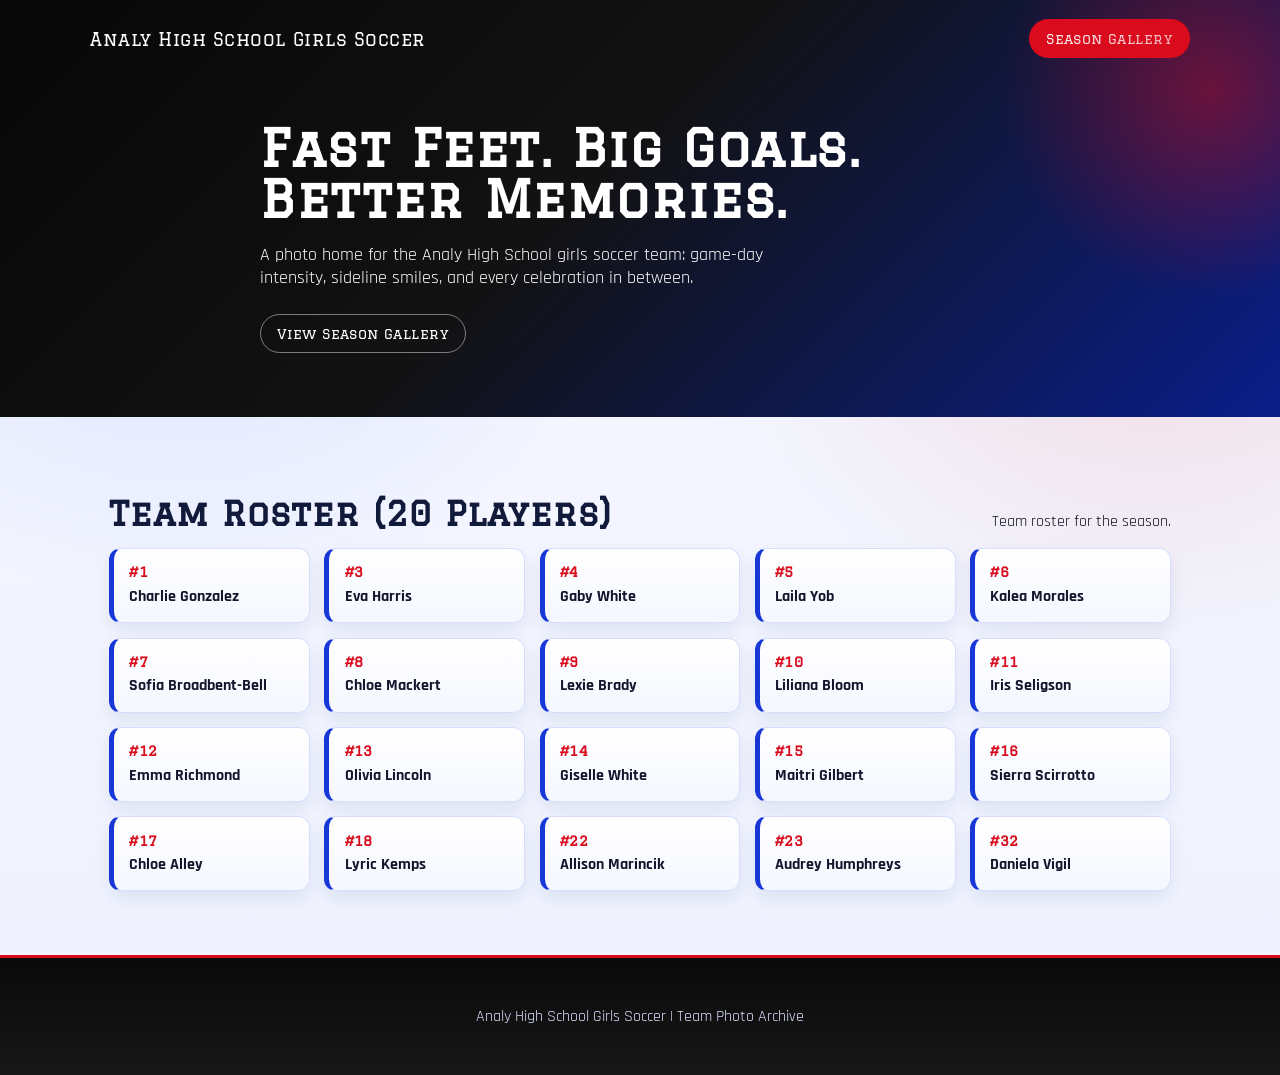
<file: index.html>
<!doctype html>
<html lang="en">
  <head>
    <meta charset="UTF-8" />
    <meta name="viewport" content="width=device-width, initial-scale=1.0" />
    <title>Analy High School Girls Soccer | Home</title>
    <link rel="preconnect" href="https://fonts.googleapis.com" />
    <link rel="preconnect" href="https://fonts.gstatic.com" crossorigin />
    <link
      href="https://fonts.googleapis.com/css2?family=Graduate&family=Rajdhani:wght@400;500;600;700&display=swap"
      rel="stylesheet"
    />
    <link rel="stylesheet" href="styles.css" />
  </head>
  <body>
    <header class="hero">
      <nav class="top-nav">
        <a class="brand" href="index.html">
          <span class="logo">Analy High School Girls Soccer</span>
        </a>
        <a class="button" href="season-2025-2026.html">Season Gallery</a>
      </nav>

      <div class="hero-content">
        <h1>Fast Feet. Big Goals. Better Memories.</h1>
        <p>
          A photo home for the Analy High School girls soccer team: game-day intensity,
          sideline smiles, and every celebration in between.
        </p>
        <div class="hero-actions">
          <a class="button ghost" href="season-2025-2026.html">View Season Gallery</a>
        </div>
      </div>
    </header>

    <main>
      <section class="roster" id="roster">
        <div class="roster-header">
          <h2>Team Roster (20 Players)</h2>
          <p>Team roster for the season.</p>
        </div>

        <div class="roster-grid">
          <div class="roster-card"><span>#1</span> Charlie Gonzalez</div>
          <div class="roster-card"><span>#3</span> Eva Harris</div>
          <div class="roster-card"><span>#4</span> Gaby White</div>
          <div class="roster-card"><span>#5</span> Laila Yob</div>
          <div class="roster-card"><span>#6</span> Kalea Morales</div>
          <div class="roster-card"><span>#7</span> Sofia Broadbent-Bell</div>
          <div class="roster-card"><span>#8</span> Chloe Mackert</div>
          <div class="roster-card"><span>#9</span> Lexie Brady</div>
          <div class="roster-card"><span>#10</span> Liliana Bloom</div>
          <div class="roster-card"><span>#11</span> Iris Seligson</div>
          <div class="roster-card"><span>#12</span> Emma Richmond</div>
          <div class="roster-card"><span>#13</span> Olivia Lincoln</div>
          <div class="roster-card"><span>#14</span> Giselle White</div>
          <div class="roster-card"><span>#15</span> Maitri Gilbert</div>
          <div class="roster-card"><span>#16</span> Sierra Scirrotto</div>
          <div class="roster-card"><span>#17</span> Chloe Alley</div>
          <div class="roster-card"><span>#18</span> Lyric Kemps</div>
          <div class="roster-card"><span>#22</span> Allison Marincik</div>
          <div class="roster-card"><span>#23</span> Audrey Humphreys</div>
          <div class="roster-card"><span>#32</span> Daniela Vigil</div>
        </div>
      </section>
    </main>

    <footer>
      <p>Analy High School Girls Soccer | Team Photo Archive</p>
    </footer>
  </body>
</html>
</file>
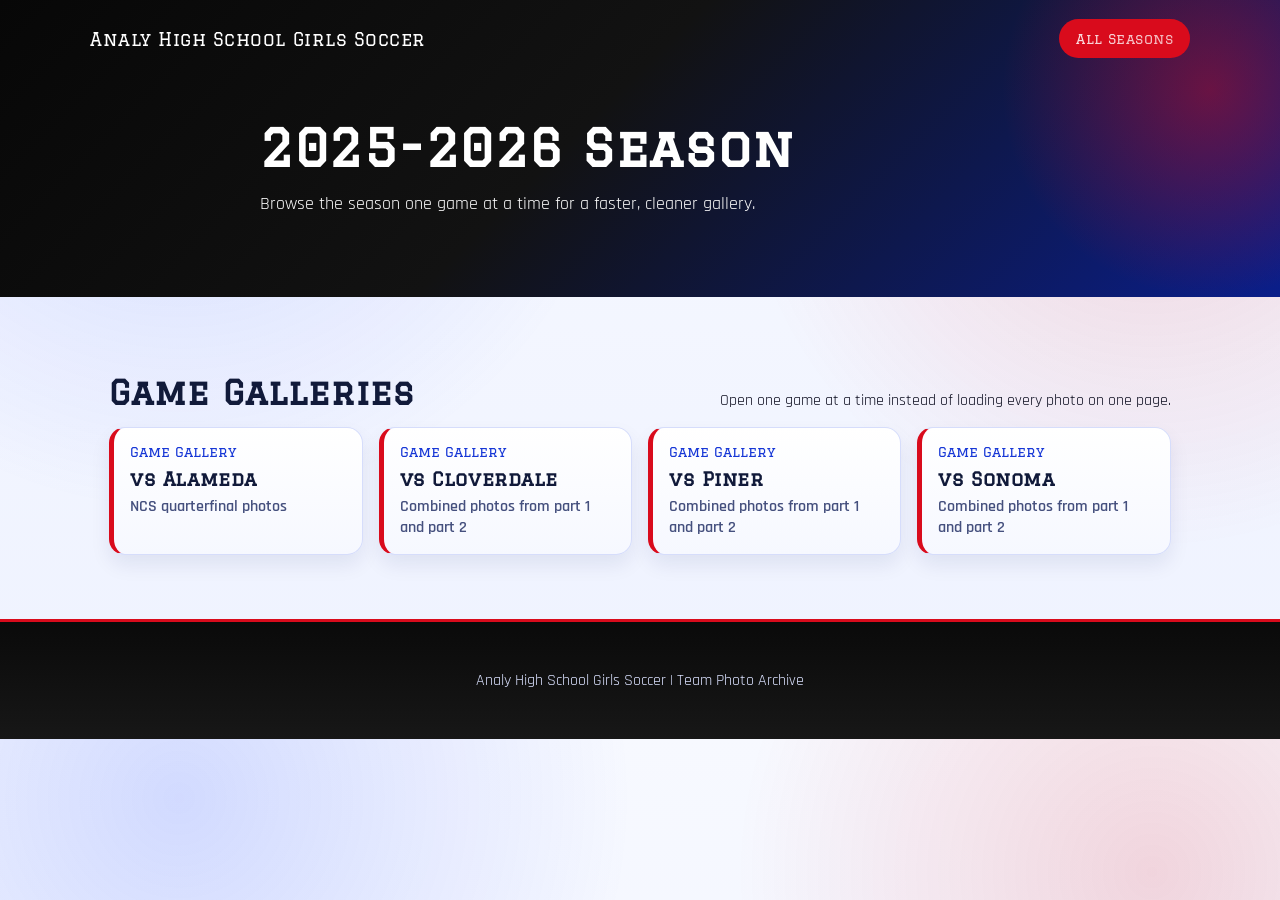
<file: season-2025-2026.html>
<!doctype html>
<html lang="en">
  <head>
    <meta charset="UTF-8" />
    <meta name="viewport" content="width=device-width, initial-scale=1.0" />
    <title>Analy High School Girls Soccer | 2025-2026 Season</title>
    <link rel="preconnect" href="https://fonts.googleapis.com" />
    <link rel="preconnect" href="https://fonts.gstatic.com" crossorigin />
    <link
      href="https://fonts.googleapis.com/css2?family=Graduate&family=Rajdhani:wght@400;500;600;700&display=swap"
      rel="stylesheet"
    />
    <link rel="stylesheet" href="styles.css" />
  </head>
  <body>
    <header class="hero">
      <nav class="top-nav">
        <a class="brand" href="index.html">
          <span class="logo">Analy High School Girls Soccer</span>
        </a>
        <a class="button" href="seasons.html">All Seasons</a>
      </nav>

      <div class="hero-content">
        <h1>2025-2026 Season</h1>
        <p>Browse the season one game at a time for a faster, cleaner gallery.</p>
      </div>
    </header>

    <main>
      <section>
        <div class="gallery-header">
          <h2>Game Galleries</h2>
          <p>Open one game at a time instead of loading every photo on one page.</p>
        </div>

        <div class="game-grid">
          <a class="game-card" href="games/vs-alameda.html">
            <span class="game-label">Game Gallery</span>
            <h3>vs Alameda</h3>
            <p>NCS quarterfinal photos</p>
          </a>
          <a class="game-card" href="games/vs-cloverdale.html">
            <span class="game-label">Game Gallery</span>
            <h3>vs Cloverdale</h3>
            <p>Combined photos from part 1 and part 2</p>
          </a>
          <a class="game-card" href="games/vs-piner.html">
            <span class="game-label">Game Gallery</span>
            <h3>vs Piner</h3>
            <p>Combined photos from part 1 and part 2</p>
          </a>
          <a class="game-card" href="games/vs-sonoma.html">
            <span class="game-label">Game Gallery</span>
            <h3>vs Sonoma</h3>
            <p>Combined photos from part 1 and part 2</p>
          </a>
        </div>
      </section>
    </main>

    <footer>
      <p>Analy High School Girls Soccer | Team Photo Archive</p>
    </footer>
  </body>
</html>
</file>
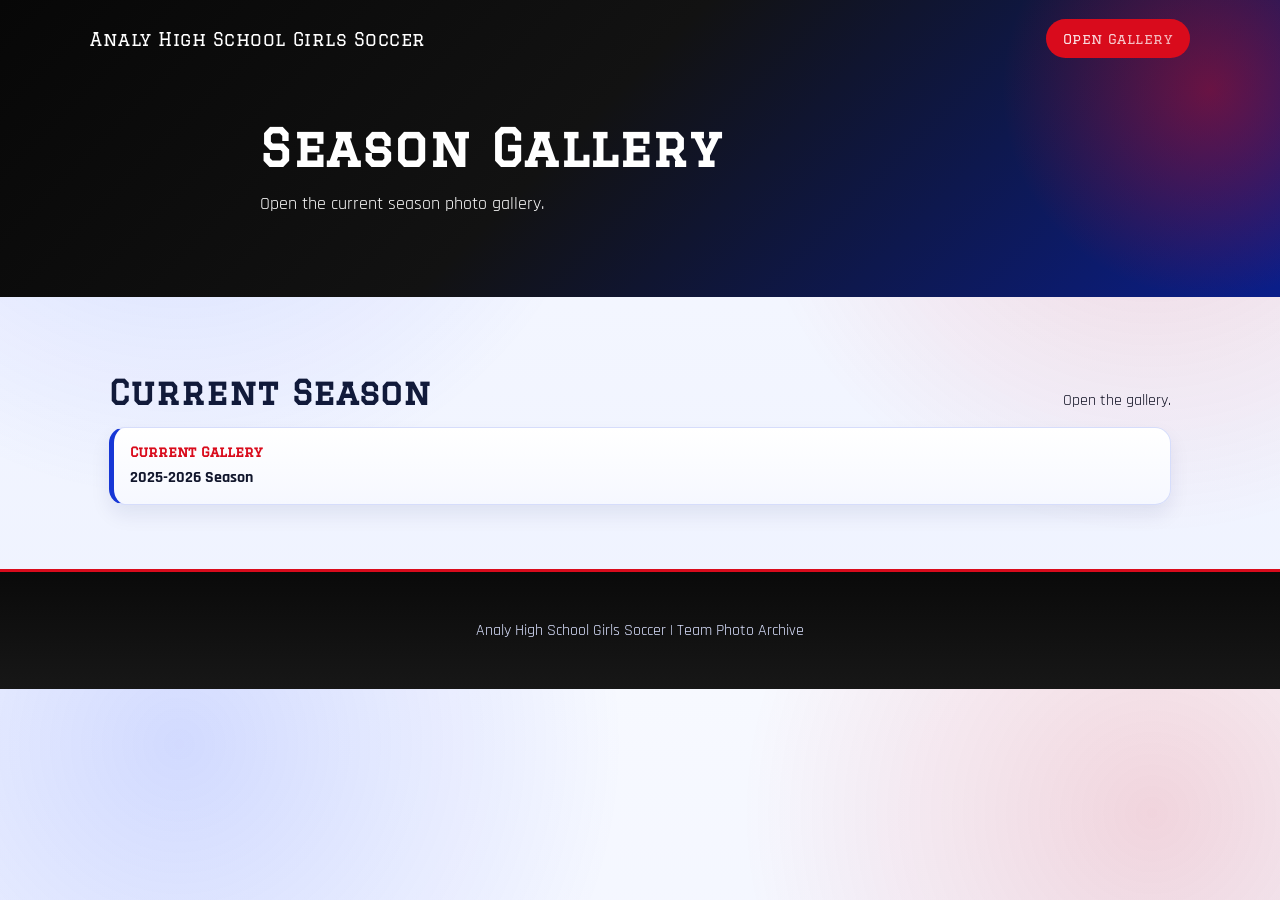
<file: seasons.html>
<!doctype html>
<html lang="en">
  <head>
    <meta charset="UTF-8" />
    <meta name="viewport" content="width=device-width, initial-scale=1.0" />
    <title>Analy High School Girls Soccer | Gallery</title>
    <link rel="preconnect" href="https://fonts.googleapis.com" />
    <link rel="preconnect" href="https://fonts.gstatic.com" crossorigin />
    <link
      href="https://fonts.googleapis.com/css2?family=Graduate&family=Rajdhani:wght@400;500;600;700&display=swap"
      rel="stylesheet"
    />
    <link rel="stylesheet" href="styles.css" />
  </head>
  <body>
    <header class="hero">
      <nav class="top-nav">
        <a class="brand" href="index.html">
          <span class="logo">Analy High School Girls Soccer</span>
        </a>
        <a class="button" href="season-2025-2026.html">Open Gallery</a>
      </nav>

      <div class="hero-content">
        <h1>Season Gallery</h1>
        <p>Open the current season photo gallery.</p>
      </div>
    </header>

    <main>
      <section>
        <div class="gallery-header">
          <h2>Current Season</h2>
          <p>Open the gallery.</p>
        </div>

        <div class="season-grid">
          <a class="season-card" href="season-2025-2026.html">
            <span>Current Gallery</span>
            2025-2026 Season
          </a>
        </div>
      </section>
    </main>

    <footer>
      <p>Analy High School Girls Soccer | Team Photo Archive</p>
    </footer>
  </body>
</html>
</file>
<file: styles.css>
:root {
  --team-black: #070707;
  --team-black-soft: #121212;
  --team-red: #d90b1c;
  --team-blue: #1737d6;
  --team-blue-deep: #0a1e8a;
  --team-ice: #f2f6ff;
  --team-white: #ffffff;
}

* {
  box-sizing: border-box;
}

body {
  margin: 0;
  font-family: "Rajdhani", sans-serif;
  color: #0f1022;
  background:
    radial-gradient(circle at 14% 8%, #1f45ff2b 0%, transparent 35%),
    radial-gradient(circle at 90% 18%, #d90b1c26 0%, transparent 32%),
    linear-gradient(180deg, #f7f9ff 0%, #eef2ff 100%);
}

h1,
h2,
h3,
.logo,
.button,
.roster-card span {
  font-family: "Graduate", serif;
  letter-spacing: 0.03em;
}

.hero {
  position: relative;
  overflow: hidden;
  padding: 1.2rem 1.2rem 4rem;
  color: var(--team-white);
  background: linear-gradient(135deg, var(--team-black), var(--team-black-soft) 45%, var(--team-blue-deep) 100%);
}

.hero::after {
  content: "";
  position: absolute;
  width: 420px;
  aspect-ratio: 1;
  right: -140px;
  top: -120px;
  background: radial-gradient(circle, #d90b1c73, transparent 70%);
  pointer-events: none;
}

.top-nav {
  max-width: 1100px;
  margin: 0 auto;
  display: flex;
  justify-content: space-between;
  align-items: center;
  gap: 1rem;
}

.brand {
  display: inline-flex;
  align-items: center;
  text-decoration: none;
}

.logo {
  color: var(--team-white);
  font-size: 1.1rem;
}

.hero-content {
  position: relative;
  z-index: 1;
  max-width: 760px;
  margin: 4rem auto 0;
}

h1 {
  margin: 0.5rem 0 1rem;
  font-size: clamp(2.1rem, 4vw, 3.4rem);
  line-height: 1;
  text-wrap: balance;
}

.hero p {
  font-size: 1.13rem;
  max-width: 62ch;
}

.hero-actions {
  margin-top: 1.6rem;
  display: flex;
  flex-wrap: wrap;
  gap: 0.8rem;
}

.button {
  display: inline-block;
  padding: 0.66rem 1rem;
  border-radius: 999px;
  border: 1px solid transparent;
  background: var(--team-red);
  color: var(--team-white);
  font-size: 0.87rem;
  text-decoration: none;
  transition: transform 0.2s ease, filter 0.2s ease, border-color 0.2s ease;
}

.button:hover,
.button:focus-visible {
  transform: translateY(-2px);
  filter: brightness(1.06);
}

.button.ghost {
  background: transparent;
  border-color: #ffffff73;
  color: var(--team-white);
}

main {
  max-width: 1100px;
  margin: 0 auto;
  padding: 2.2rem 1.2rem 4rem;
}

section {
  margin-top: 2.6rem;
}

h2 {
  font-size: clamp(1.4rem, 3vw, 2.1rem);
  margin: 0 0 1rem;
  color: #111a3a;
}

.roster-header,
.gallery-header {
  display: flex;
  justify-content: space-between;
  align-items: baseline;
  gap: 1rem;
}

.roster-grid {
  display: grid;
  grid-template-columns: repeat(auto-fit, minmax(170px, 1fr));
  gap: 0.9rem;
}

.roster-card {
  display: flex;
  flex-direction: column;
  gap: 0.35rem;
  text-decoration: none;
  color: #12172d;
  background: linear-gradient(180deg, #ffffff, #f5f7ff);
  border: 1px solid #d7defd;
  border-left: 5px solid var(--team-blue);
  border-radius: 12px;
  box-shadow: 0 8px 18px #0f1d5f14;
  padding: 0.95rem;
  font-weight: 700;
  transition: transform 0.2s ease, box-shadow 0.2s ease, border-color 0.2s ease;
}

.roster-card span {
  color: var(--team-red);
  font-size: 0.86rem;
}

.roster-card:hover,
.roster-card:focus-visible {
  transform: translateY(-3px);
  box-shadow: 0 14px 24px #0f1d5f21;
  border-color: #bfc9ff;
  outline: none;
}

.season-grid {
  display: grid;
  grid-template-columns: repeat(auto-fit, minmax(240px, 1fr));
  gap: 1rem;
}

.game-grid {
  display: grid;
  grid-template-columns: repeat(auto-fit, minmax(240px, 1fr));
  gap: 1rem;
}

.season-card,
.game-card,
.photo-card {
  display: block;
  background: linear-gradient(180deg, #fff, #f6f8ff);
  border: 1px solid #d6ddfb;
  border-radius: 16px;
  box-shadow: 0 10px 20px #0f1d5f14;
}

.season-card {
  text-decoration: none;
  color: #12172d;
  border-left: 5px solid var(--team-blue);
  padding: 1rem;
  font-weight: 700;
}

.game-card {
  text-decoration: none;
  color: #12172d;
  border-left: 5px solid var(--team-red);
  padding: 1rem;
  transition: transform 0.2s ease, box-shadow 0.2s ease, border-color 0.2s ease;
}

.game-card:hover,
.game-card:focus-visible {
  transform: translateY(-3px);
  box-shadow: 0 16px 28px #0f1d5f24;
  border-color: #bfc9ff;
  outline: none;
}

.season-card span {
  display: block;
  margin-bottom: 0.4rem;
  color: var(--team-red);
  font-family: "Graduate", serif;
  font-size: 0.86rem;
}

.game-label {
  display: block;
  margin-bottom: 0.45rem;
  color: var(--team-blue);
  font-family: "Graduate", serif;
  font-size: 0.86rem;
}

.game-card h3 {
  margin: 0 0 0.45rem;
  color: #111a3a;
}

.game-card p {
  margin: 0;
  font-weight: 600;
  color: #45507e;
}

.photo-grid {
  display: grid;
  gap: 1rem;
  grid-template-columns: repeat(auto-fit, minmax(220px, 1fr));
}

.photo-card {
  margin: 0;
  overflow: hidden;
  cursor: pointer;
  transform: translateY(18px);
  opacity: 0;
  transition: transform 0.3s ease, box-shadow 0.3s ease, opacity 0.45s ease;
}

.photo-card.visible {
  transform: translateY(0);
  opacity: 1;
}

.photo-card:hover,
.photo-card:focus-visible {
  transform: translateY(-3px);
  box-shadow: 0 16px 28px #0f1d5f24;
  outline: none;
}

.photo-card img {
  width: 100%;
  height: 220px;
  object-fit: cover;
  display: block;
}

.photo-card figcaption {
  font-weight: 700;
  padding: 0.85rem;
}

dialog {
  width: min(86vw, 760px);
  border: 2px solid #d6ddfb;
  border-radius: 18px;
  padding: 1rem;
  background: #fbfcff;
}

dialog::backdrop {
  background: #000a;
}

.close {
  border: 1px solid #bfcbff;
  background: #f0f3ff;
  color: #14215d;
  padding: 0.4rem 0.7rem;
  border-radius: 999px;
  font-weight: 700;
}

#lightboxImage {
  width: 100%;
  max-height: 62vh;
  object-fit: cover;
  border-radius: 12px;
  margin-top: 0.7rem;
}

footer {
  text-align: center;
  padding: 2rem 1rem;
  background: linear-gradient(180deg, #0a0a0a, #171717);
  color: #dbe2ff;
  border-top: 3px solid var(--team-red);
}

@media (max-width: 600px) {
  .roster-header,
  .gallery-header {
    flex-direction: column;
    align-items: flex-start;
  }

  .logo {
    font-size: 0.96rem;
  }

  .photo-card img {
    height: 200px;
  }
}
</file>
